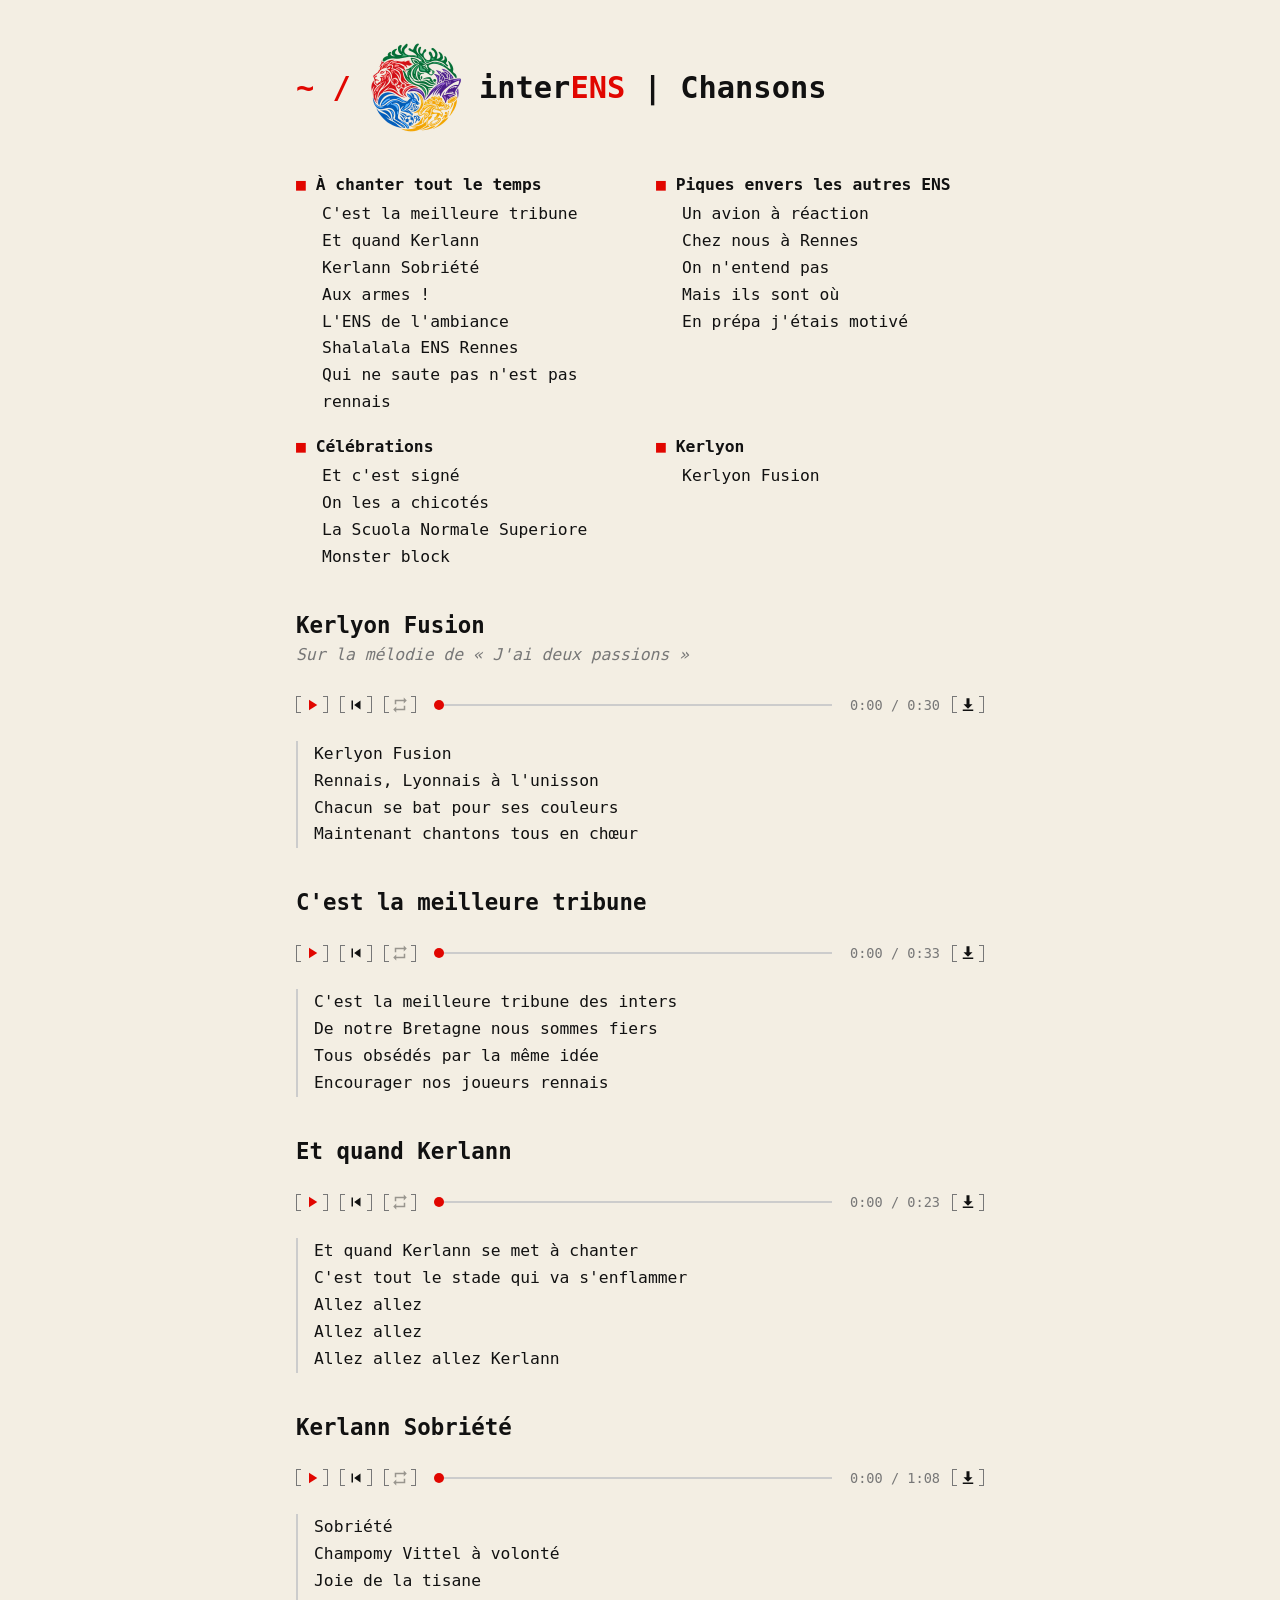
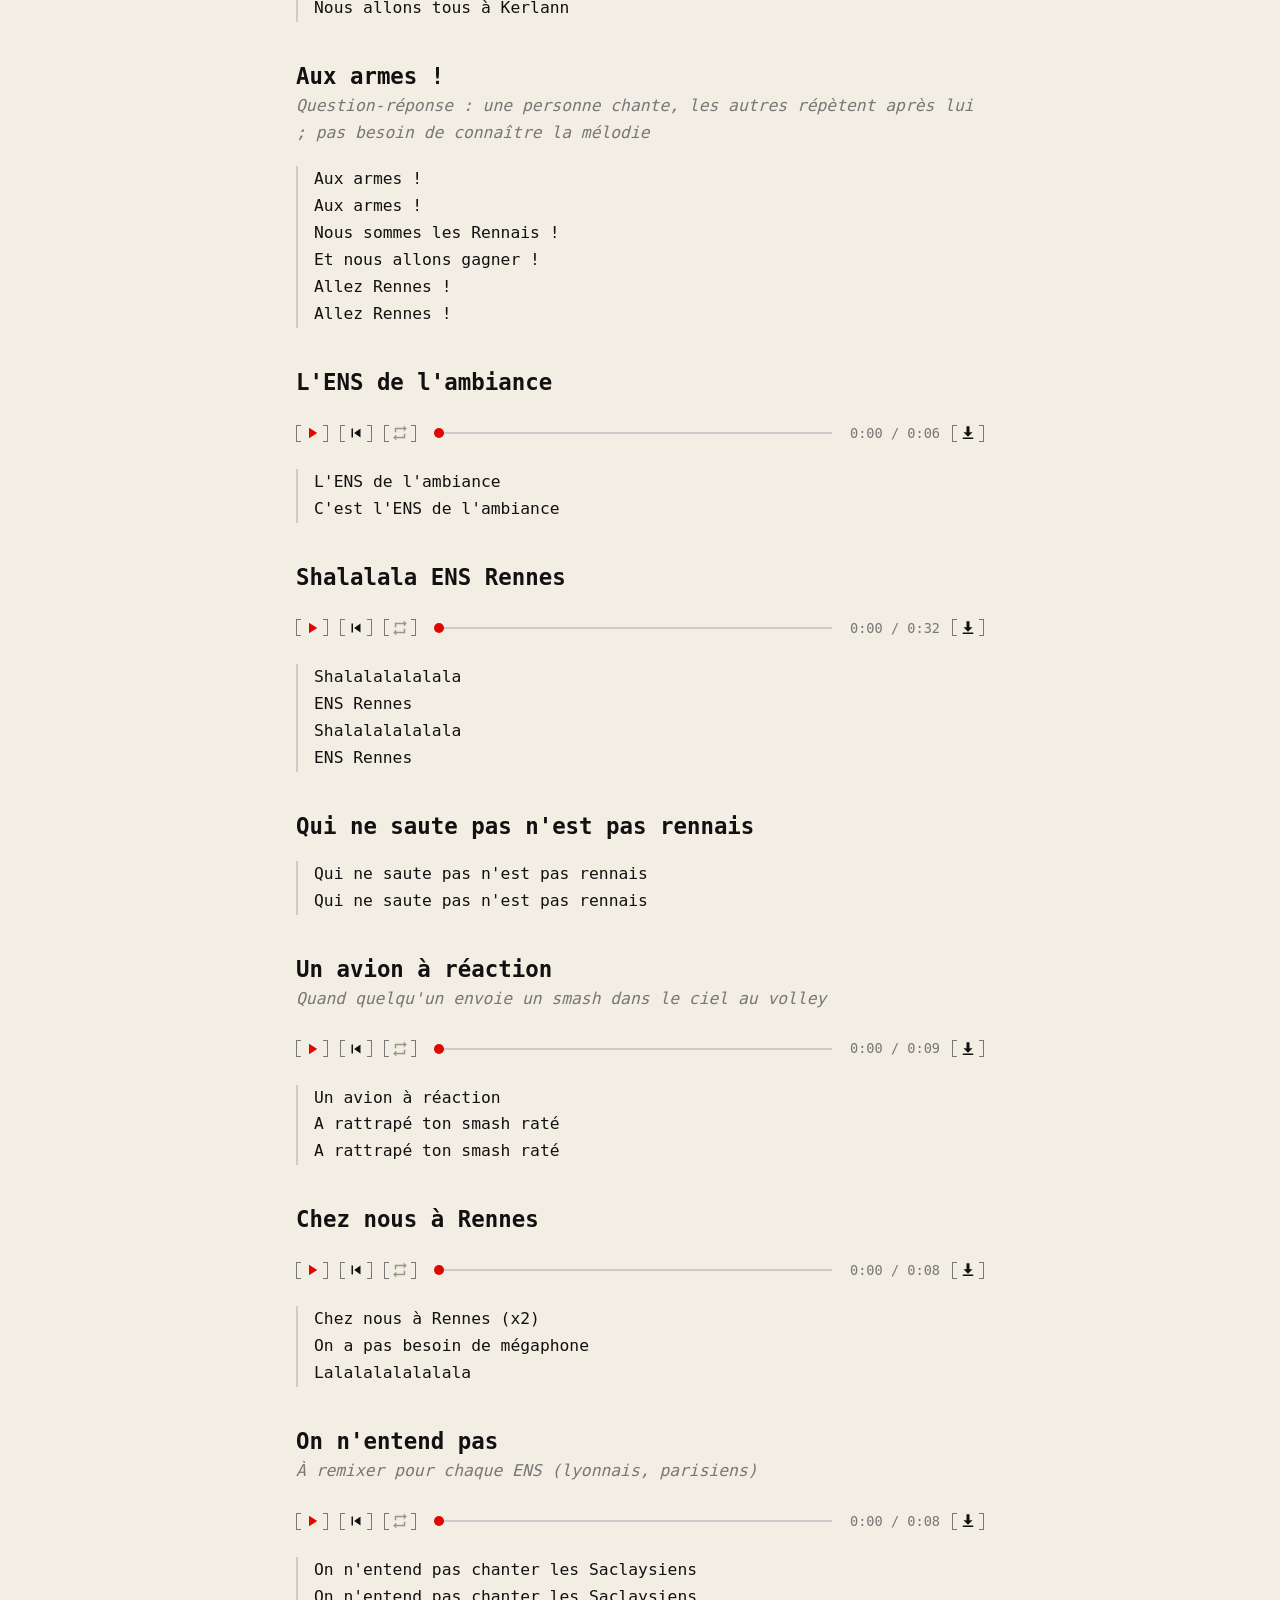
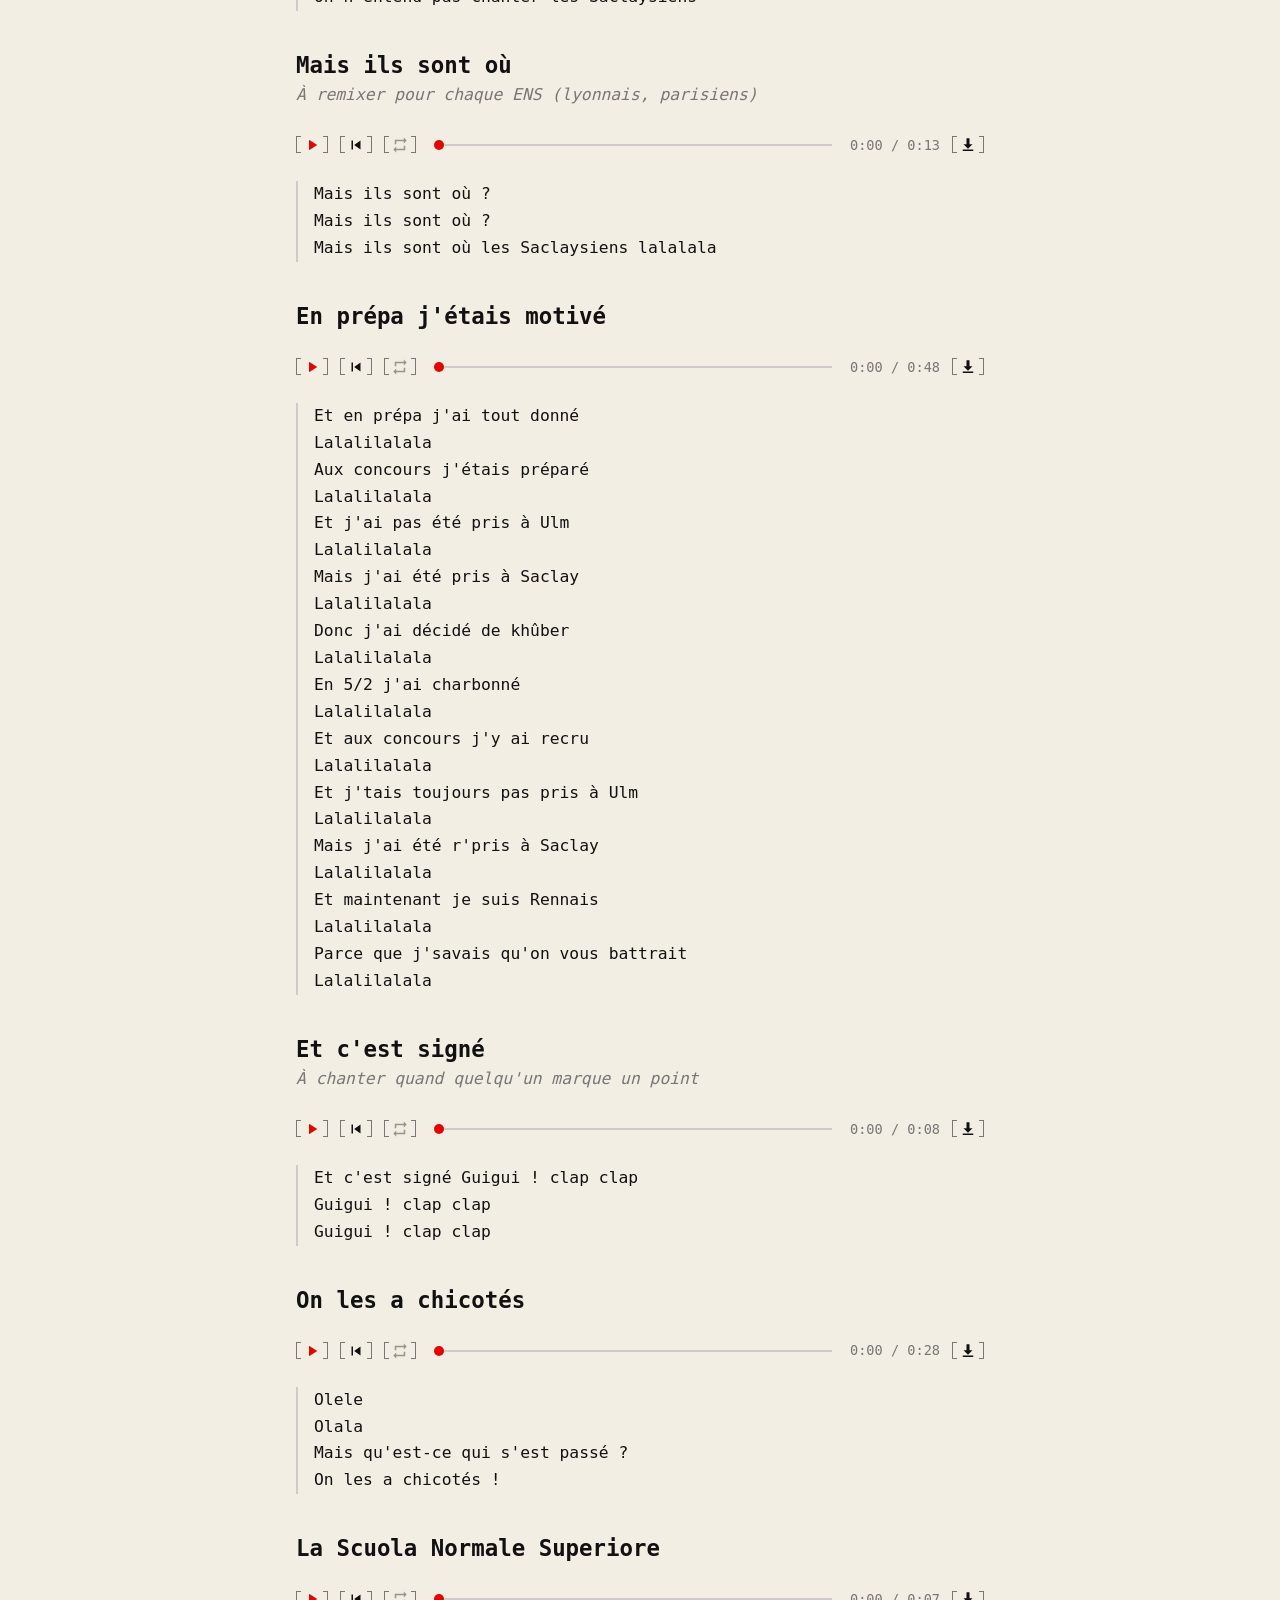
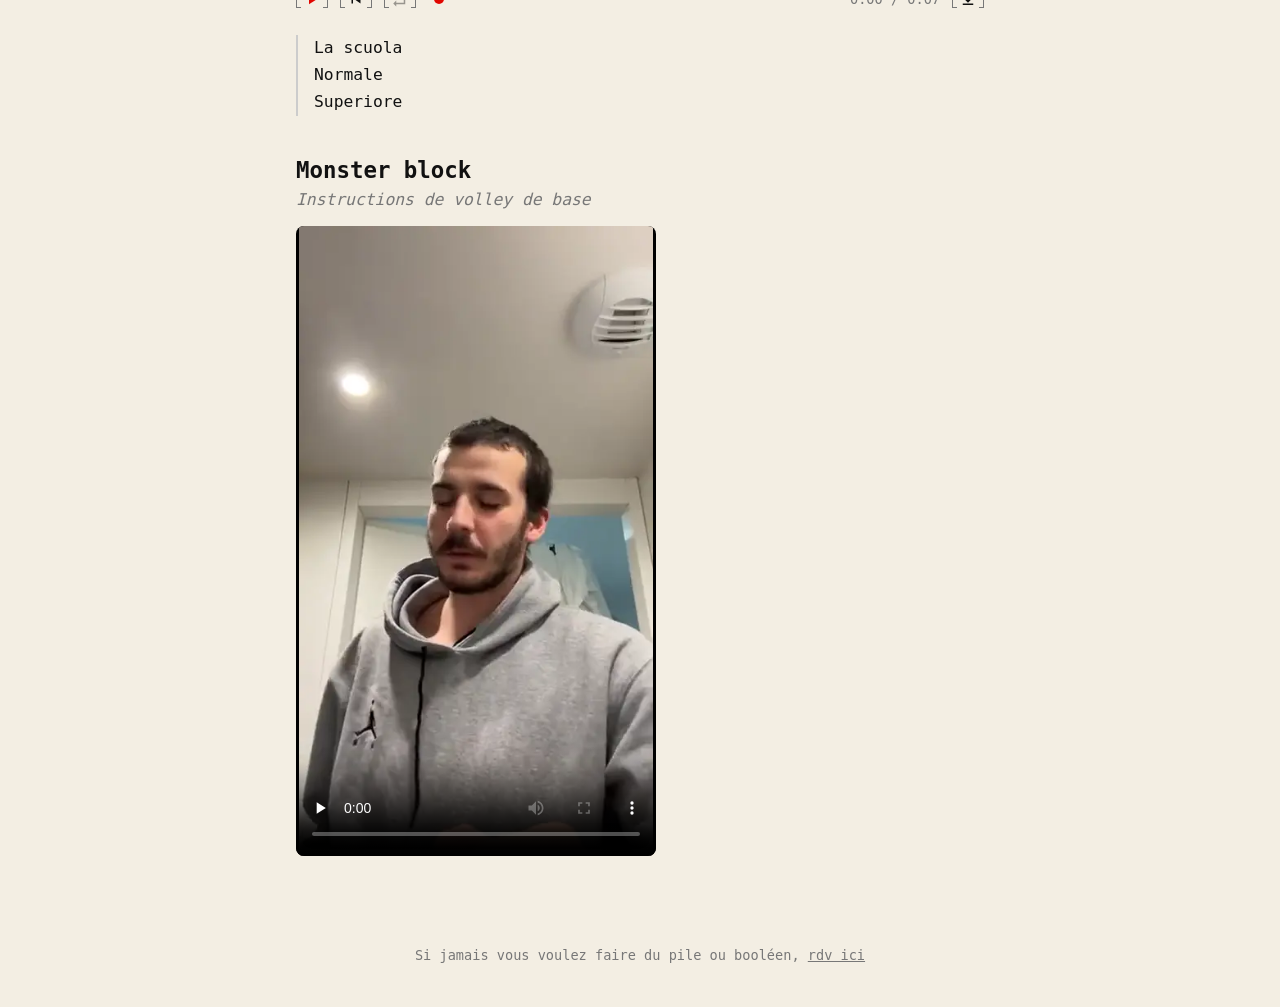
<file: index.html>
<!doctype html>
<html lang="fr">
<head>
  <meta charset="utf-8">
  <meta name="viewport" content="width=device-width, initial-scale=1">
  <title>interENS | Chansons</title>
  <link rel="icon" href="logo.webp" type="image/webp">
  <link rel="stylesheet" href="style.css?v=9">
</head>
<body>
  <div class="recueil">
    <header class="entete">
      <div class="marque">
        <a class="maison" href="../" data-local="../perso/index.html" title="Retour à l'accueil">~ /</a>
        <img class="logo" src="logo.webp" alt="interENS" width="96" height="96">
        <h1><span class="l-inter">inter</span><span class="l-ens">ENS</span> | Chansons</h1>
      </div>
    </header>
    <main>
      <nav class="sommaire" aria-label="Sommaire"><ol></ol></nav>
      <div class="liste"></div>
    </main>
    <footer class="pied">
      Si jamais vous voulez faire du pile ou booléen, <a href="../" data-local="../perso/index.html">rdv ici</a>
    </footer>
  </div>

  <script src="chansons.js?v=9"></script>
  <script src="app.js?v=9"></script>
  <script>
    // En local (fichier ouvert par double-clic), on remplace les liens
    // entre les deux sites par les chemins des dossiers sur le PC.
    if (location.protocol === "file:") {
      document.querySelectorAll("[data-local]").forEach(a => { a.href = a.dataset.local; });
    }
  </script>
</body>
</html>
</file>
<file: style.css>
/* Thème par défaut — chaque variable peut être changée pour créer un autre style */
:root {
  --fond: #f3eee3;
  --texte: #111111;
  --doux: #777777;
  --bord: #cccccc;
  --accent: #e10600;   /* puces, ENS du logo, bouton play, barre */
  --lien: #111111;     /* liens, boucle active */
  --police: "Noto Sans Mono", "DejaVu Sans Mono", ui-monospace, Menlo, Consolas, monospace;
  --h1-prefixe: "";
  --h2-prefixe: "";
  --puce: "■";
  --separateur: "";
  --compte-avant: "(";
  --compte-apres: ")";
  --num: none;         /* "inline" pour afficher les numéros 01, 02… */
  color-scheme: light;
}

* { box-sizing: border-box; }

body { margin: 0; background: var(--fond); }

.recueil {
  background: var(--fond);
  color: var(--texte);
  font-family: var(--police);
  font-size: 1.02rem;
  line-height: 1.65;
}

.recueil ::selection { background: var(--accent); color: var(--fond); }

.entete, .recueil main {
  max-width: 720px;
  margin: 0 auto;
  padding: 0 16px;
}
.entete { padding-block: 40px 8px; }
.recueil main { padding-bottom: 64px; }

/* ---------- En-tête ---------- */
.recueil h1 {
  margin: 0;
  font-family: var(--police-titre, inherit);
  font-size: clamp(1.5rem, 5vw, 1.9rem);
  line-height: 1.3;
}
.recueil h1::before { content: var(--h1-prefixe); color: var(--accent); }
.intro { margin: 12px 0 0; max-width: 52ch; }
.pied {
  max-width: 720px;
  margin: 0 auto;
  padding: 24px 16px 40px;
  color: var(--doux);
  font-size: .85rem;
  text-align: center;
}
.compte { margin: 4px 0 0; color: var(--doux); font-size: .9rem; }
.compte::before { content: var(--compte-avant); }
.compte::after { content: var(--compte-apres); }

.recueil a { color: var(--lien); text-decoration: none; }
.recueil a:hover { color: var(--accent); }

.num { display: var(--num); color: var(--accent); }

/* ---------- Sommaire ---------- */
.sommaire { margin: 28px 0 8px; }
.sommaire ol { list-style: none; margin: 0; padding: 0; }
.sommaire .categorie + .categorie { margin-top: 14px; }
.nom-categorie { font-weight: 700; }
.nom-categorie::before { content: var(--puce) " "; color: var(--accent); }
.sommaire ul { list-style: none; margin: 2px 0 0; padding-left: 1.6em; }
.recueil a.nom-categorie { color: var(--texte); }
.recueil a.nom-categorie:hover { color: var(--accent); }

/* Bouton déplier : seulement sur mobile */
.deplier { display: none; margin-top: 12px; font-size: .9rem; }
.deplier span {
  display: inline-block;
  color: var(--accent);
  font-weight: 700;
  transform: rotate(-90deg);          /* < tourné vers le bas */
  transition: transform .2s;
}
.deplier[aria-expanded="true"] span { transform: rotate(90deg); }   /* vers le haut */
@media (max-width: 480px) {
  .deplier { display: inline-block; }
  .sommaire:not(.ouvert) .titres { display: none; }
  .sommaire:not(.ouvert) .categorie + .categorie { margin-top: 4px; }
}

/* Sur PC : catégories sur deux colonnes */
@media (min-width: 640px) {
  .sommaire > ol { display: flex; flex-wrap: wrap; gap: 18px 32px; }
  .sommaire .categorie { flex: 1 1 calc(50% - 16px); }
  .sommaire .categorie + .categorie { margin-top: 0; }
  /* Kerlyon (une seule chanson) en bas à droite, pour que les grosses
     catégories soient en haut :  À chanter…   | Piques…
                                  Célébrations | Kerlyon          */
  .sommaire .categorie[data-cat="celebrations"] { order: 1; }
  .sommaire .categorie[data-cat="kerlyon"] { order: 2; }
}

/* ---------- Chanson ---------- */
.chanson { scroll-margin-top: 16px; }
.chanson::before {
  content: var(--separateur);
  display: block;
  text-align: center;
  color: var(--doux);
  letter-spacing: .3em;
  margin: 40px auto;
}

/* Logo image + titre côte à côte */
.marque { display: flex; align-items: center; gap: 16px; }
.logo { width: 96px; height: 96px; flex: none; }

/* « ~ / » rouge : lien vers la page perso */
.recueil .maison {
  flex: none;
  color: var(--accent);
  font-size: clamp(1.5rem, 5vw, 1.9rem);
  font-weight: 700;
  white-space: nowrap;
}
.recueil .maison:hover { color: var(--accent); text-decoration: underline; }


.btn-texte {
  padding: 0;
  border: none;
  background: none;
  color: var(--texte);
  font: inherit;
  cursor: pointer;
}
.btn-texte::before { content: "[ "; color: var(--doux); }
.btn-texte::after  { content: " ]"; color: var(--doux); }
.btn-texte:hover { color: var(--accent); }
.btn-texte:disabled { opacity: .5; cursor: wait; }
.btn-texte:focus-visible { outline: 1px dashed var(--accent); outline-offset: 2px; }


@media (max-width: 480px) {
  .marque { gap: 10px; }
  .logo { width: 56px; height: 56px; }
  .recueil h1, .recueil .maison { font-size: 1.25rem; }
}

/* Titre : ENS en rouge */
.l-ens { color: var(--accent); }

.recueil h2 {
  display: flex;
  gap: 12px;
  align-items: baseline;
  margin: 0;
  font-family: var(--police-titre, inherit);
  font-size: 1.4rem;
  line-height: 1.3;
}
.recueil h2::before { content: var(--h2-prefixe); color: var(--accent); margin-right: -12px; }
.recueil h2 .num { font-size: .9rem; font-weight: 400; }

.remarque { margin: 2px 0 0; color: var(--doux); font-style: italic; }
.video {
  display: block;
  width: 100%;
  max-width: 360px;
  max-height: 70vh;
  margin: 12px 0 0;
  border-radius: 8px;
  background: #000;
}
.pied a { color: inherit; text-decoration: underline; text-decoration-color: currentColor; }

.paroles {
  white-space: pre-line;
  margin: 20px 0 0;
  padding-left: 16px;
  border-left: 2px solid var(--bord);
}

/* ---------- Lecteur audio ---------- */
.lecteur {
  display: flex;
  align-items: center;
  gap: 12px;
  margin-top: 20px;
}

.btn {
  flex: none;
  display: inline-flex;
  align-items: center;
  height: 32px;
  padding: 0;
  border: none;
  background: transparent;
  color: var(--texte);
  font: inherit;
  font-family: var(--police);
  cursor: pointer;
}
/* crochets autour des icônes : [▶] */
/* crochets dessinés (bordures) : toujours centrés, quel que soit le navigateur */
.btn::before, .btn::after {
  content: "";
  display: block;
  flex: none;
  width: 4px;
  height: var(--crochet, 15px);
  border: 1.5px solid var(--doux);
}
.btn::before { border-right: none; margin-right: 2px; }
.btn::after  { border-left: none;  margin-left: 2px; }
.btn svg { width: 18px; height: 18px; margin: 0; fill: currentColor; }
.btn:hover { color: var(--accent); }
.btn:focus-visible { outline: 1px dashed var(--accent); outline-offset: 2px; }

.btn-play { color: var(--accent); }
.btn-boucle[aria-pressed="false"] svg { opacity: .4; }
.btn-boucle[aria-pressed="true"] { color: var(--lien); }
.btn-boucle:hover, .btn-boucle[aria-pressed="true"]:hover { color: var(--accent); }
.btn-boucle:hover svg { opacity: 1; }

/* barre de progression fine */
.progression {
  flex: 1;
  min-width: 0;
  height: 18px;
  margin: 0 6px;
  background: transparent;
  appearance: none;
  -webkit-appearance: none;
  cursor: pointer;
  --pct: 0%;
}
.progression::-webkit-slider-runnable-track {
  height: 2px;
  background: linear-gradient(var(--accent), var(--accent)) 0 / var(--pct) 100% no-repeat, var(--bord);
}
.progression::-webkit-slider-thumb {
  -webkit-appearance: none;
  width: 10px; height: 10px;
  margin-top: -4px;
  border-radius: 50%;
  background: var(--accent);
}
.progression::-moz-range-track { height: 2px; background: var(--bord); }
.progression::-moz-range-progress { height: 2px; background: var(--accent); }
.progression::-moz-range-thumb {
  width: 10px; height: 10px;
  border: none;
  border-radius: 50%;
  background: var(--accent);
}

.temps {
  min-width: 11ch;
  text-align: right;
  flex: none;
  font-size: .85rem;
  color: var(--doux);
  font-variant-numeric: tabular-nums;
}

.erreur-audio { margin: 8px 0 0; color: var(--accent); font-size: .9rem; }

/* ---------- Mobile ---------- */
@media (max-width: 480px) {
  .recueil { font-size: .98rem; }
  /* Lecteur mobile : grille sur 2 lignes
       ▶  ⏮  🔁            ⬇
       ━━━━━━●──────  0:07 / 0:30          */
  .lecteur {
    display: grid;
    grid-template-columns: auto auto auto 1fr auto;
    grid-template-areas:
      "play debut boucle . dl"
      "barre barre barre barre temps";
    align-items: center;
    gap: 4px 12px;
    padding: 6px 0;
  }
  .lecteur .btn-play   { grid-area: play; }
  .lecteur .btn-debut  { grid-area: debut; }
  .lecteur .btn-boucle { grid-area: boucle; }
  .lecteur .btn-dl-audio { grid-area: dl; }
  .lecteur .progression  { grid-area: barre; }
  .lecteur .temps        { grid-area: temps; }

  /* boutons : même style [▶] que sur PC, juste un peu plus hauts pour le doigt */
  .lecteur .btn { height: 44px; --crochet: 20px; }
  .lecteur .btn::before { margin-right: 2px; }
  .lecteur .btn::after { margin-left: 2px; }
  .lecteur .btn svg { width: 26px; height: 26px; margin: 0; }
  .lecteur .btn-dl-audio { justify-self: end; }

  .progression { width: 100%; height: 32px; margin: 0; }
  .progression::-webkit-slider-runnable-track { height: 4px; }
  .progression::-webkit-slider-thumb { width: 18px; height: 18px; margin-top: -7px; }
  .progression::-moz-range-track,
  .progression::-moz-range-progress { height: 4px; }
  .progression::-moz-range-thumb { width: 18px; height: 18px; }
  .temps { font-size: .85rem; }
}

/* ---------- Variante : lecteur sans barre de temps ----------
   (ajoute la classe "sans-barre" sur <div class="recueil">) */
.sans-barre .progression { display: none; }
.sans-barre .temps { margin-left: auto; }
@media (max-width: 480px) {
  .sans-barre .lecteur {
    grid-template-columns: auto auto auto 1fr auto;
    grid-template-areas: "play debut boucle temps dl";
  }
  .sans-barre .temps { margin: 0; font-size: .8rem; }
}
</file>
